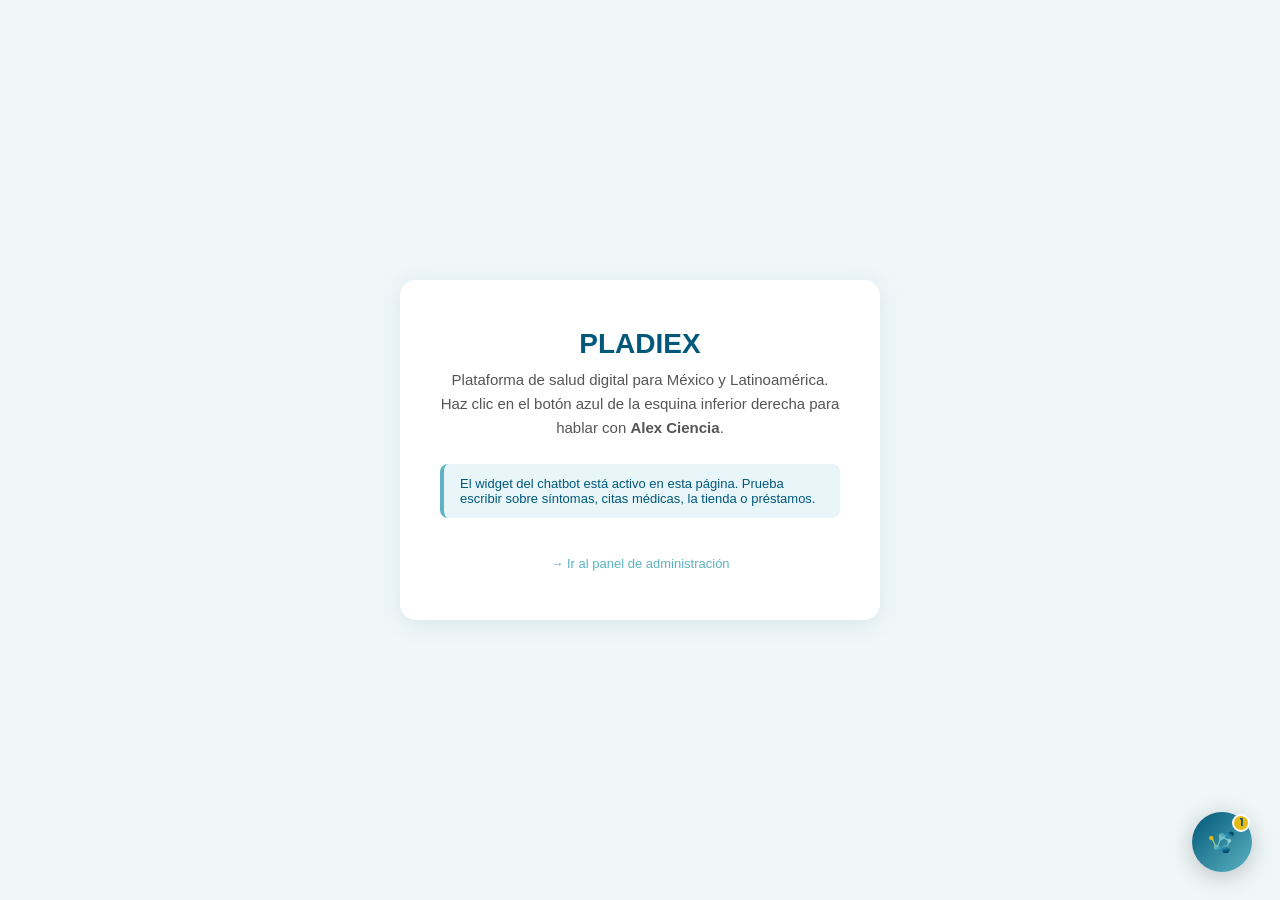
<file: index.html>
<!DOCTYPE html>
<html lang="es">

<head>
  <meta charset="UTF-8" />
  <meta name="viewport" content="width=device-width, initial-scale=1.0" />
  <title>PLADIEX — Demo Chatbot</title>
  <link rel="icon" type="image/png" href="favicon.png?v=2" />
  <style>
    * {
      margin: 0;
      padding: 0;
      box-sizing: border-box;
    }

    body {
      font-family: 'Segoe UI', sans-serif;
      background: #f0f7f9;
      min-height: 100vh;
      display: flex;
      align-items: center;
      justify-content: center;
    }

    .card {
      background: #fff;
      border-radius: 16px;
      padding: 48px 40px;
      text-align: center;
      box-shadow: 0 4px 24px rgba(1, 88, 122, 0.10);
      max-width: 480px;
      width: 90%;
    }

    .logo {
      color: #01587A;
      font-size: 28px;
      font-weight: 700;
      margin-bottom: 8px;
    }

    p {
      color: #555;
      font-size: 15px;
      line-height: 1.6;
      margin-bottom: 24px;
    }

    .hint {
      background: #e8f6f9;
      border-left: 4px solid #5CB3C1;
      border-radius: 8px;
      padding: 12px 16px;
      color: #01587A;
      font-size: 13px;
      text-align: left;
    }

    .admin-link {
      display: inline-block;
      margin-top: 20px;
      color: #5CB3C1;
      font-size: 13px;
      text-decoration: none;
    }

    .admin-link:hover {
      text-decoration: underline;
    }
  </style>
</head>

<body>
  <div class="card">
    <div class="logo">PLADIEX</div>
    <p>Plataforma de salud digital para México y Latinoamérica.<br>Haz clic en el botón azul de la esquina inferior
      derecha para hablar con <strong>Alex Ciencia</strong>.</p>
    <div class="hint">
      El widget del chatbot está activo en esta página. Prueba escribir sobre síntomas, citas médicas, la tienda o
      préstamos.
    </div>
    <br>
    <a href="/admin/" class="admin-link">→ Ir al panel de administración</a>
  </div>

  <script src="/chatbot/widget.js" data-api="/api/chat.php">
  </script>
</body>

</html>
</file>
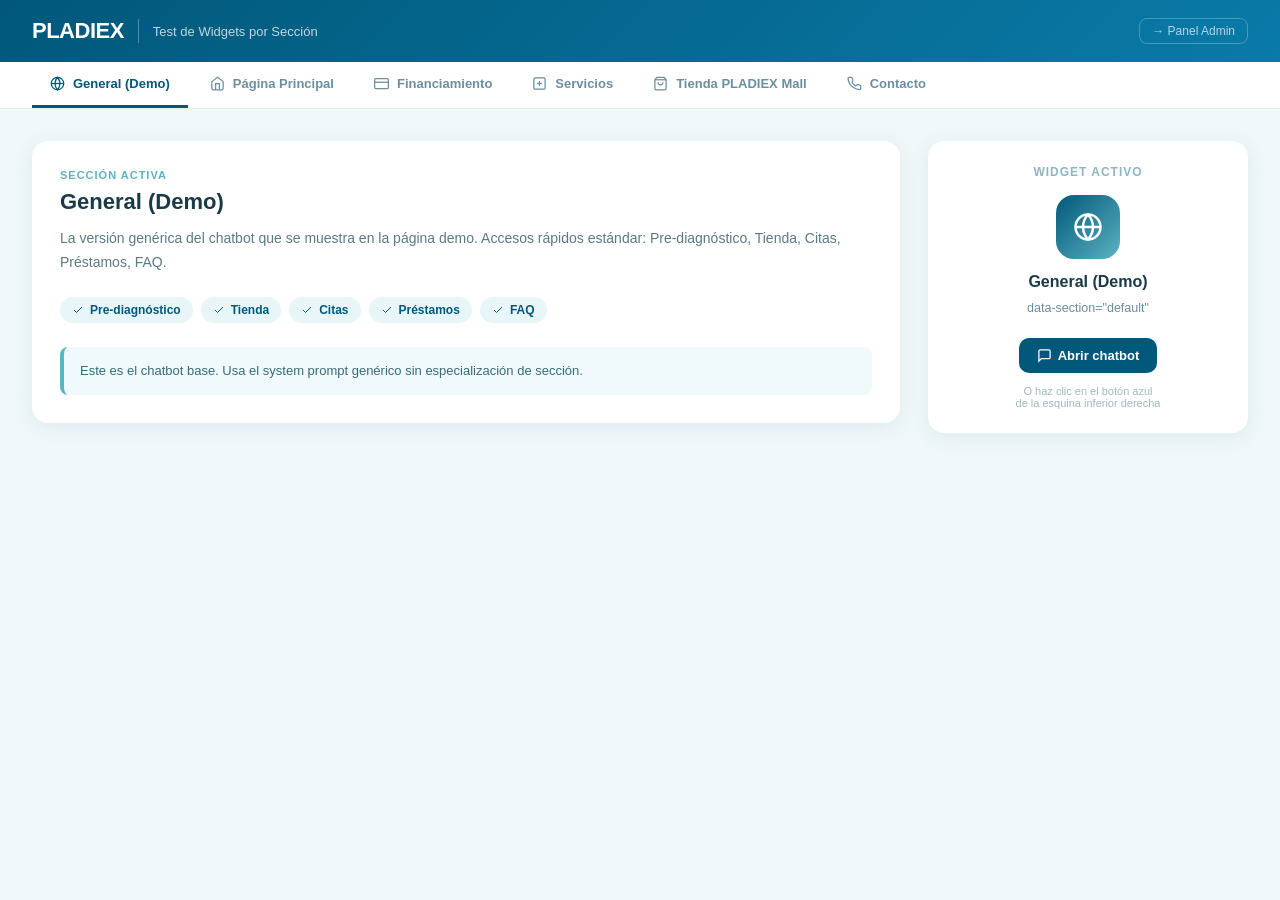
<file: test.html>
<!DOCTYPE html>
<html lang="es">
<head>
  <meta charset="UTF-8" />
  <meta name="viewport" content="width=device-width, initial-scale=1.0" />
  <title>PLADIEX — Test de Widgets</title>
  <link rel="icon" type="image/png" href="favicon.png?v=2" />
  <style>
    * { margin: 0; padding: 0; box-sizing: border-box; }

    body {
      font-family: 'Segoe UI', sans-serif;
      background: #f0f7f9;
      min-height: 100vh;
    }

    /* ── Header ── */
    .header {
      background: linear-gradient(135deg, #01587A 0%, #0a7aa8 100%);
      color: white;
      padding: 18px 32px;
      display: flex;
      align-items: center;
      justify-content: space-between;
      box-shadow: 0 2px 12px rgba(1,88,122,0.25);
    }
    .header-left { display: flex; align-items: center; gap: 14px; }
    .header-logo { font-size: 22px; font-weight: 700; letter-spacing: -0.5px; }
    .header-sep  { width: 1px; height: 24px; background: rgba(255,255,255,0.3); }
    .header-sub  { font-size: 13px; opacity: 0.75; }
    .header-link {
      font-size: 12px; color: rgba(255,255,255,0.7);
      text-decoration: none; border: 1px solid rgba(255,255,255,0.25);
      padding: 5px 12px; border-radius: 8px; transition: all 0.2s;
    }
    .header-link:hover { background: rgba(255,255,255,0.1); color: white; }

    /* ── Tabs ── */
    .tabs-bar {
      background: white;
      border-bottom: 1.5px solid #e0f0f3;
      padding: 0 32px;
      display: flex;
      gap: 4px;
      overflow-x: auto;
    }
    .tab {
      display: flex;
      align-items: center;
      gap: 8px;
      padding: 14px 18px;
      font-size: 13px;
      font-weight: 600;
      color: #6b8fa0;
      background: none;
      border: none;
      border-bottom: 3px solid transparent;
      cursor: pointer;
      white-space: nowrap;
      transition: all 0.18s;
    }
    .tab:hover   { color: #01587A; }
    .tab.active  { color: #01587A; border-bottom-color: #01587A; }
    .tab svg     { flex-shrink: 0; }

    /* ── Content ── */
    .page { padding: 32px; display: flex; gap: 28px; align-items: flex-start; }

    .info-card {
      background: white;
      border-radius: 16px;
      padding: 28px;
      box-shadow: 0 4px 20px rgba(1,88,122,0.08);
      flex: 1;
      min-width: 0;
    }
    .info-section-name {
      font-size: 11px; font-weight: 700; text-transform: uppercase;
      letter-spacing: 1px; color: #5CB3C1; margin-bottom: 8px;
    }
    .info-title {
      font-size: 22px; font-weight: 700; color: #1a3a47; margin-bottom: 12px;
    }
    .info-desc {
      font-size: 14px; line-height: 1.7; color: #5a7a87; margin-bottom: 22px;
    }
    .info-chips { display: flex; flex-wrap: wrap; gap: 8px; margin-bottom: 24px; }
    .info-chip {
      display: inline-flex; align-items: center; gap: 6px;
      padding: 6px 12px; border-radius: 20px;
      font-size: 12px; font-weight: 600;
      background: #e8f6f9; color: #01587A;
    }
    .info-chip svg { flex-shrink: 0; }

    .hint-box {
      background: #f0f9fb;
      border-left: 4px solid #5CB3C1;
      border-radius: 8px;
      padding: 14px 16px;
      font-size: 13px;
      color: #3a6a7a;
      line-height: 1.6;
    }
    .hint-box strong { color: #01587A; }

    .test-area {
      width: 320px;
      flex-shrink: 0;
      background: white;
      border-radius: 16px;
      padding: 24px;
      box-shadow: 0 4px 20px rgba(1,88,122,0.08);
      text-align: center;
    }
    .test-area-title {
      font-size: 12px; font-weight: 700; text-transform: uppercase;
      letter-spacing: 1px; color: #8fb5c0; margin-bottom: 16px;
    }
    .test-area-icon {
      width: 64px; height: 64px;
      background: linear-gradient(135deg, #01587A, #5CB3C1);
      border-radius: 18px;
      display: flex; align-items: center; justify-content: center;
      margin: 0 auto 14px;
    }
    .test-area-section { font-size: 16px; font-weight: 700; color: #1a3a47; margin-bottom: 8px; }
    .test-area-desc    { font-size: 12.5px; color: #6b8fa0; line-height: 1.5; margin-bottom: 20px; }
    .test-area-cta {
      display: inline-flex; align-items: center; gap: 6px;
      padding: 10px 18px; background: #01587A; color: white;
      border-radius: 10px; font-size: 13px; font-weight: 600; border: none; cursor: pointer;
      transition: background 0.2s;
    }
    .test-area-cta:hover { background: #0a7aa8; }
    .test-area-note { font-size: 11px; color: #a0b8c0; margin-top: 12px; }

    /* ── Estado de carga ── */
    .loading-overlay {
      position: fixed; inset: 0;
      background: rgba(240,247,249,0.8);
      display: flex; align-items: center; justify-content: center;
      z-index: 9998;
      opacity: 0; pointer-events: none;
      transition: opacity 0.2s;
    }
    .loading-overlay.visible { opacity: 1; pointer-events: all; }
    .loading-spinner {
      width: 40px; height: 40px;
      border: 3px solid #d1e9ee;
      border-top-color: #01587A;
      border-radius: 50%;
      animation: spin 0.7s linear infinite;
    }
    @keyframes spin { to { transform: rotate(360deg); } }
  </style>
</head>

<body>

  <!-- ── Header ── -->
  <header class="header">
    <div class="header-left">
      <span class="header-logo">PLADIEX</span>
      <span class="header-sep"></span>
      <span class="header-sub">Test de Widgets por Sección</span>
    </div>
    <a href="/admin/" class="header-link">→ Panel Admin</a>
  </header>

  <!-- ── Tabs ── -->
  <nav class="tabs-bar" id="tabs-bar"></nav>

  <!-- ── Contenido ── -->
  <div class="page" id="page-content"></div>

  <!-- ── Spinner ── -->
  <div class="loading-overlay" id="loading-overlay">
    <div class="loading-spinner"></div>
  </div>

  <script>
    const API_BASE = 'https://chat-pladi.vercel.app';

    // ── Definición de secciones ──────────────────────────────────────────────
    const SECTIONS = [
      {
        id:    'default',
        name:  'General (Demo)',
        desc:  'La versión genérica del chatbot que se muestra en la página demo. Accesos rápidos estándar: Pre-diagnóstico, Tienda, Citas, Préstamos, FAQ.',
        chips: ['Pre-diagnóstico', 'Tienda', 'Citas', 'Préstamos', 'FAQ'],
        hint:  'Este es el chatbot base. Usa el system prompt genérico sin especialización de sección.',
        icon:  '<circle cx="12" cy="12" r="10"/><line x1="2" y1="12" x2="22" y2="12"/><path d="M12 2a15.3 15.3 0 0 1 4 10 15.3 15.3 0 0 1-4 10 15.3 15.3 0 0 1-4-10 15.3 15.3 0 0 1 4-10z"/>',
      },
      {
        id:    'home',
        name:  'Página Principal',
        desc:  'Alex conoce el ecosistema PLADIEX completo y guía al usuario hacia la sección correcta según su necesidad.',
        chips: ['¿Qué es PLADIEX?', 'Financiamiento', 'Tienda', 'Citas', 'Pre-diagnóstico'],
        hint:  '<strong>Prueba preguntar:</strong> "¿Qué es PLADIEX?", "¿Cuántos médicos tienen?", "¿Cómo me registro?"',
        icon:  '<path d="M3 9l9-7 9 7v11a2 2 0 0 1-2 2H5a2 2 0 0 1-2-2z"/><polyline points="9 22 9 12 15 12 15 22"/>',
      },
      {
        id:    'financiamiento',
        name:  'Financiamiento',
        desc:  'Experto en crédito médico: segmentos A/B/C/D, tasas de interés, plazos, montos y proceso de solicitud.',
        chips: ['Simular pago', 'Solicitar crédito', 'Requisitos', 'Plazos y tasas', 'Elegir médico'],
        hint:  '<strong>Prueba preguntar:</strong> "¿Cuáles son las tasas?", "Quiero un crédito de $80,000", "¿Cuánto pago al mes?"',
        icon:  '<rect x="1" y="4" width="22" height="16" rx="2" ry="2"/><line x1="1" y1="10" x2="23" y2="10"/>',
      },
      {
        id:    'servicios',
        name:  'Servicios',
        desc:  'Experto en la propuesta de valor para cada tipo de usuario: pacientes, médicos, asociaciones y universidades.',
        chips: ['Soy paciente', 'Soy médico', 'Asociación', 'Universidad', 'Registrarme'],
        hint:  '<strong>Prueba preguntar:</strong> "¿Qué tiene PLADIEX para médicos?", "¿Cómo obtengo mi expediente digital?"',
        icon:  '<rect x="3" y="3" width="18" height="18" rx="2"/><line x1="12" y1="8" x2="12" y2="16"/><line x1="8" y1="12" x2="16" y2="12"/>',
      },
      {
        id:    'tienda',
        name:  'Tienda PLADIEX Mall',
        desc:  'Experto en el marketplace médico: categorías de productos, qué hay disponible y cómo financiar una compra.',
        chips: ['Equipos diagnósticos', 'Instrumental', 'Tecnología', 'Ropa médica', 'Financiar compra'],
        hint:  '<strong>Prueba preguntar:</strong> "¿Tienen estetoscopios?", "¿Qué software médico venden?", "¿Puedo pagar a meses?"',
        icon:  '<path d="M6 2L3 6v14a2 2 0 0 0 2 2h14a2 2 0 0 0 2-2V6l-3-4z"/><line x1="3" y1="6" x2="21" y2="6"/><path d="M16 10a4 4 0 0 1-8 0"/>',
      },
      {
        id:    'contacto',
        name:  'Contacto',
        desc:  'Experto en canales de atención: WhatsApp, email, teléfono, horarios y cómo agendar una reunión.',
        chips: ['WhatsApp', 'Horarios', 'Agendar reunión', 'Email', 'FAQ'],
        hint:  '<strong>Prueba preguntar:</strong> "¿Cuál es su WhatsApp?", "¿En qué horario atienden?", "Quiero hablar con alguien"',
        icon:  '<path d="M22 16.92v3a2 2 0 0 1-2.18 2 19.79 19.79 0 0 1-8.63-3.07A19.5 19.5 0 0 1 4.69 13a19.79 19.79 0 0 1-3.07-8.67A2 2 0 0 1 3.6 2.34h3a2 2 0 0 1 2 1.72c.127.96.361 1.903.7 2.81a2 2 0 0 1-.45 2.11L7.91 9.91a16 16 0 0 0 6.07 6.07l1.63-1.63a2 2 0 0 1 2.11-.45c.907.339 1.85.573 2.81.7A2 2 0 0 1 22 16.92z"/>',
      },
    ];

    let currentSection = null;

    // ── Renderizar tabs ──────────────────────────────────────────────────────
    function renderTabs() {
      const bar = document.getElementById('tabs-bar');
      bar.innerHTML = SECTIONS.map(s => `
        <button class="tab ${s.id === 'default' ? 'active' : ''}" data-id="${s.id}">
          <svg viewBox="0 0 24 24" fill="none" stroke="currentColor" stroke-width="2" width="15" height="15">${s.icon}</svg>
          ${s.name}
        </button>
      `).join('');

      bar.querySelectorAll('.tab').forEach(btn => {
        btn.addEventListener('click', () => loadSection(btn.dataset.id));
      });
    }

    // ── Renderizar contenido ─────────────────────────────────────────────────
    function renderContent(sec) {
      document.getElementById('page-content').innerHTML = `
        <div class="info-card">
          <div class="info-section-name">Sección activa</div>
          <div class="info-title">${sec.name}</div>
          <div class="info-desc">${sec.desc}</div>
          <div class="info-chips">
            ${sec.chips.map(c => `
              <span class="info-chip">
                <svg viewBox="0 0 24 24" fill="none" stroke="currentColor" stroke-width="2" width="12" height="12">
                  <polyline points="20 6 9 17 4 12"/>
                </svg>
                ${c}
              </span>
            `).join('')}
          </div>
          <div class="hint-box">${sec.hint}</div>
        </div>

        <div class="test-area">
          <div class="test-area-title">Widget activo</div>
          <div class="test-area-icon">
            <svg viewBox="0 0 24 24" fill="none" stroke="white" stroke-width="2" width="30" height="30">${sec.icon}</svg>
          </div>
          <div class="test-area-section">${sec.name}</div>
          <div class="test-area-desc">data-section="${sec.id}"</div>
          <button class="test-area-cta" onclick="openWidget()">
            <svg viewBox="0 0 24 24" fill="none" stroke="currentColor" stroke-width="2" width="15" height="15">
              <path d="M21 15a2 2 0 0 1-2 2H7l-4 4V5a2 2 0 0 1 2-2h14a2 2 0 0 1 2 2z"/>
            </svg>
            Abrir chatbot
          </button>
          <div class="test-area-note">O haz clic en el botón azul<br>de la esquina inferior derecha</div>
        </div>
      `;
    }

    // ── Cargar sección ───────────────────────────────────────────────────────
    function loadSection(sectionId) {
      if (currentSection === sectionId) return;
      currentSection = sectionId;

      // Marcar tab activo
      document.querySelectorAll('.tab').forEach(t => {
        t.classList.toggle('active', t.dataset.id === sectionId);
      });

      // Mostrar spinner brevemente
      const overlay = document.getElementById('loading-overlay');
      overlay.classList.add('visible');

      // Limpiar widget anterior
      document.getElementById('plx-chat-btn')?.remove();
      document.getElementById('plx-chat-panel')?.remove();
      document.getElementById('plx-widget-script')?.remove();

      // Actualizar contenido
      const sec = SECTIONS.find(s => s.id === sectionId);
      renderContent(sec);

      // Insertar nuevo widget
      setTimeout(() => {
        const script = document.createElement('script');
        script.id            = 'plx-widget-script';
        script.src           = `${API_BASE}/chatbot/widget.js`;
        script.dataset.api   = `${API_BASE}/api/chat.php`;
        script.dataset.section = sectionId;
        document.body.appendChild(script);

        overlay.classList.remove('visible');
      }, 250);
    }

    // ── Abrir el widget programáticamente ───────────────────────────────────
    function openWidget() {
      document.getElementById('plx-chat-btn')?.click();
    }

    // ── Init ─────────────────────────────────────────────────────────────────
    renderTabs();
    loadSection('default');
  </script>

</body>
</html>
</file>
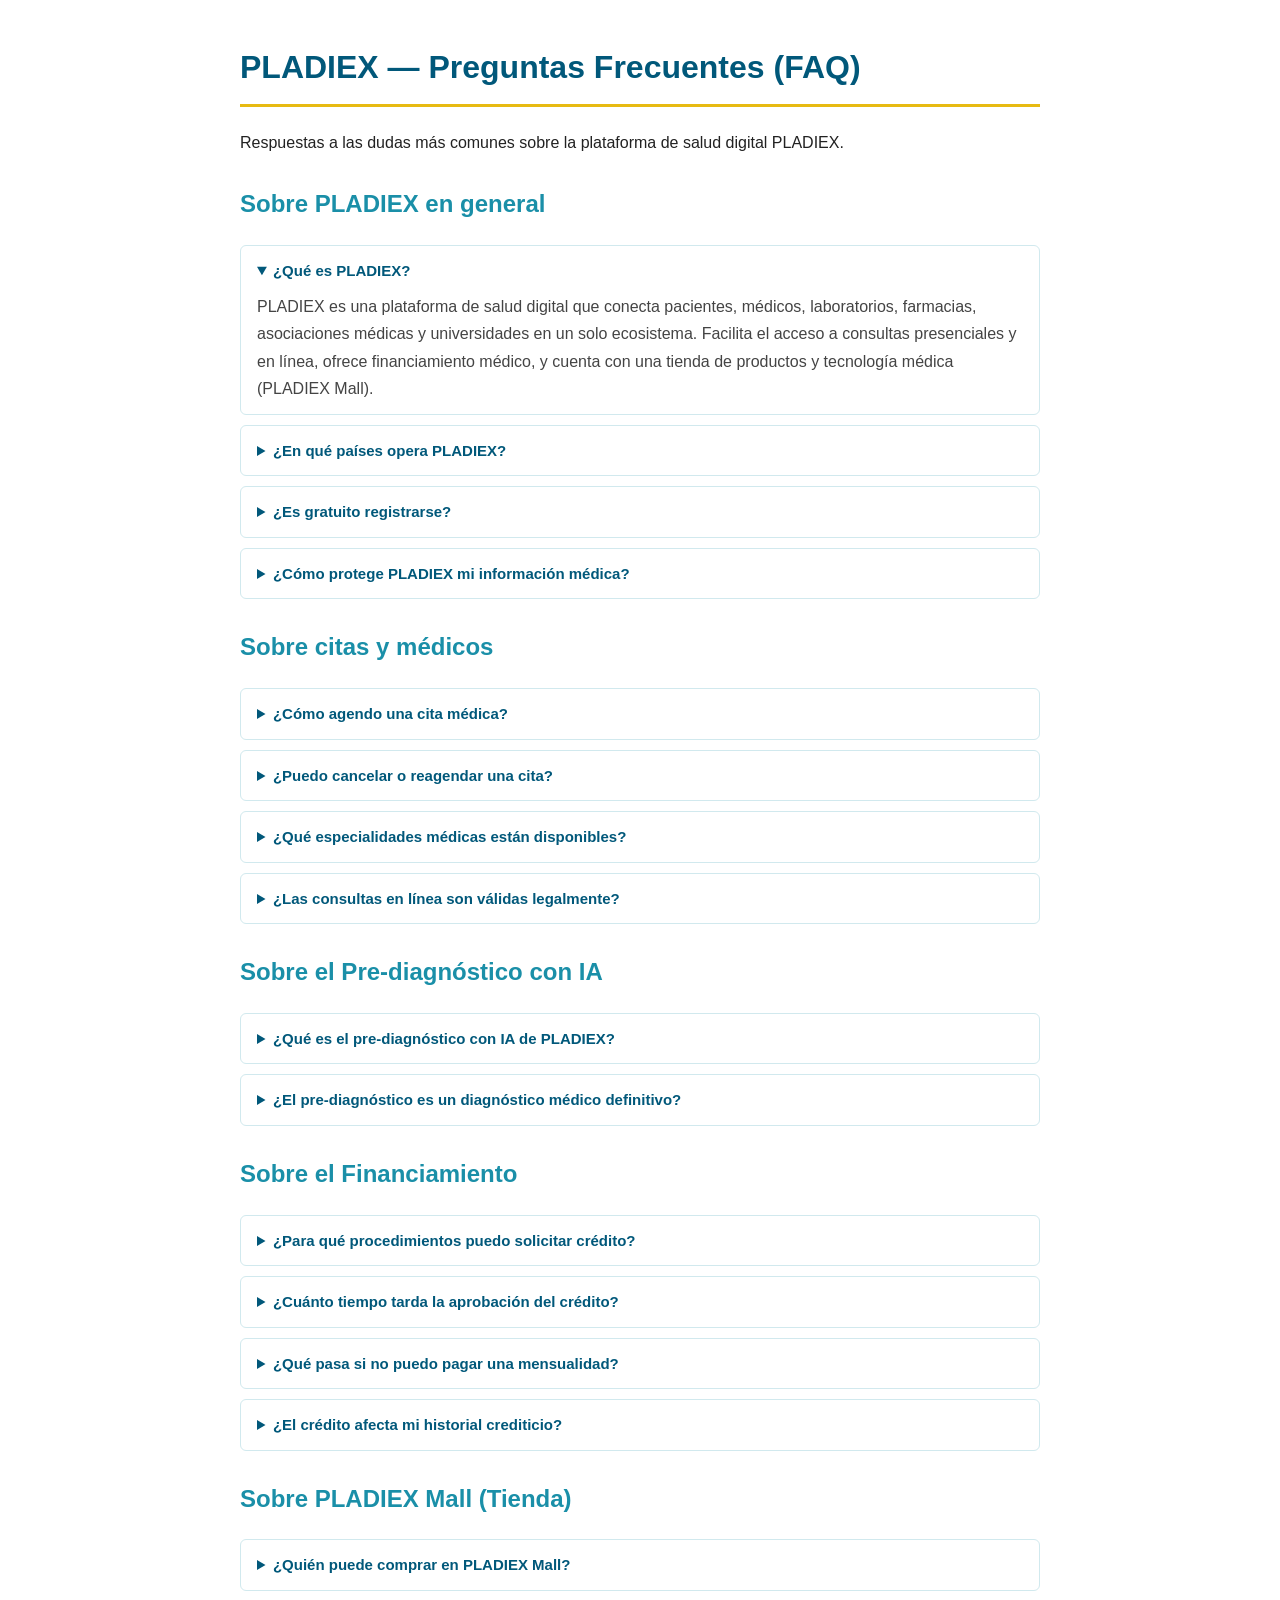
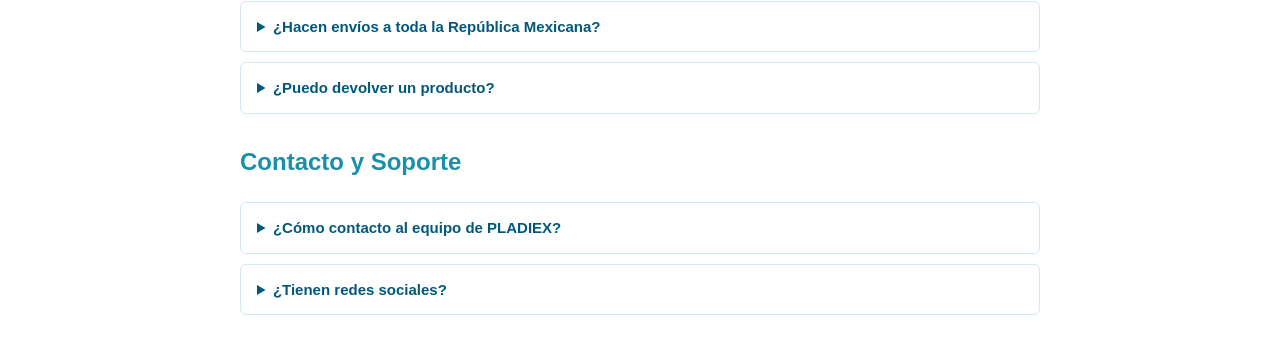
<file: docs/test-pdfs/faq-general.html>
<!DOCTYPE html>
<html lang="es">
<head>
  <meta charset="UTF-8">
  <title>PLADIEX — Preguntas Frecuentes</title>
  <style>
    body { font-family: Arial, sans-serif; max-width: 800px; margin: 40px auto; color: #222; line-height: 1.7; }
    h1 { color: #01587A; border-bottom: 3px solid #E7BA11; padding-bottom: 10px; }
    h2 { color: #1a8fa8; margin-top: 28px; }
    details { border: 1px solid #d1e9ee; border-radius: 6px; padding: 12px 16px; margin: 10px 0; }
    summary { cursor: pointer; font-weight: 600; color: #01587A; font-size: 15px; }
    summary:hover { color: #1a8fa8; }
    details p { margin: 10px 0 0; color: #444; }
    .section-label { display:inline-block; background:#f0f9fa; border:1px solid #5CB3C1; border-radius:12px; padding:2px 10px; font-size:12px; color:#01587A; margin-bottom: 8px; }
    @media print { body { margin: 20px; } details { page-break-inside: avoid; } }
  </style>
</head>
<body>

<h1>PLADIEX — Preguntas Frecuentes (FAQ)</h1>
<p>Respuestas a las dudas más comunes sobre la plataforma de salud digital PLADIEX.</p>

<h2>Sobre PLADIEX en general</h2>

<details open>
  <summary>¿Qué es PLADIEX?</summary>
  <p>PLADIEX es una plataforma de salud digital que conecta pacientes, médicos, laboratorios, farmacias, asociaciones médicas y universidades en un solo ecosistema. Facilita el acceso a consultas presenciales y en línea, ofrece financiamiento médico, y cuenta con una tienda de productos y tecnología médica (PLADIEX Mall).</p>
</details>

<details>
  <summary>¿En qué países opera PLADIEX?</summary>
  <p>PLADIEX opera principalmente en México y tiene presencia en expansión en Latinoamérica, con foco inicial en Colombia, Chile y Argentina. La plataforma está disponible en español y todos los servicios están adaptados a la regulación de salud local.</p>
</details>

<details>
  <summary>¿Es gratuito registrarse?</summary>
  <p>Sí. El registro en PLADIEX es completamente gratuito tanto para pacientes como para médicos. Algunos servicios avanzados tienen costo, como el software HCE premium o la telemedicina con mayor almacenamiento, pero el acceso básico no tiene costo.</p>
</details>

<details>
  <summary>¿Cómo protege PLADIEX mi información médica?</summary>
  <p>PLADIEX cumple con la Ley Federal de Protección de Datos Personales en Posesión de los Particulares (LFPDPPP) de México. Toda la información médica está cifrada con TLS 1.3 en tránsito y AES-256 en reposo. El acceso a expedientes solo lo tienen el paciente y los médicos autorizados explícitamente.</p>
</details>

<h2>Sobre citas y médicos</h2>

<details>
  <summary>¿Cómo agendo una cita médica?</summary>
  <p>Ingresa a pladiex.com/sistema/index.html, busca al médico por especialidad o nombre, selecciona la fecha y hora disponible, y confirma. Recibirás un recordatorio por WhatsApp y email 24 horas antes de tu cita.</p>
</details>

<details>
  <summary>¿Puedo cancelar o reagendar una cita?</summary>
  <p>Sí. Puedes cancelar o reagendar una cita hasta 4 horas antes de la consulta sin penalización. Las cancelaciones tardías pueden estar sujetas a la política del médico. Para cancelar, ve a "Mis citas" en tu perfil o escríbenos por WhatsApp.</p>
</details>

<details>
  <summary>¿Qué especialidades médicas están disponibles?</summary>
  <p>PLADIEX cuenta con médicos en más de 15 especialidades: Medicina General, Cardiología, Dermatología, Ginecología, Pediatría, Neurología, Ortopedia, Psicología, Nutriología, Oftalmología, Odontología, Endocrinología, Traumatología, Urología y Medicina del Deporte.</p>
</details>

<details>
  <summary>¿Las consultas en línea son válidas legalmente?</summary>
  <p>En México, la telemedicina está reconocida en la NOM-004-SSA3-2012 (expediente clínico) y en las reformas del 2020 para atención médica a distancia. Las recetas emitidas en PLADIEX incluyen firma electrónica del médico y cédula profesional verificada.</p>
</details>

<h2>Sobre el Pre-diagnóstico con IA</h2>

<details>
  <summary>¿Qué es el pre-diagnóstico con IA de PLADIEX?</summary>
  <p>Es una herramienta que te ayuda a entender qué tipo de especialista necesitas según los síntomas que describes. NO reemplaza la evaluación médica. Es un primer filtro orientativo para que llegues mejor preparado a tu consulta.</p>
</details>

<details>
  <summary>¿El pre-diagnóstico es un diagnóstico médico definitivo?</summary>
  <p>No. El pre-diagnóstico de PLADIEX es una herramienta de orientación preliminar. Siempre debes consultar a un médico certificado para obtener un diagnóstico definitivo y tratamiento adecuado. PLADIEX nunca sustituye la evaluación profesional.</p>
</details>

<h2>Sobre el Financiamiento</h2>

<details>
  <summary>¿Para qué procedimientos puedo solicitar crédito?</summary>
  <p>Para cualquier procedimiento médico: cirugías electivas, tratamientos oncológicos, estudios de diagnóstico costosos, ortodoncia, fertilidad, oftalmología, rehabilitación, y más. El requisito es que el médico esté registrado en la red PLADIEX.</p>
</details>

<details>
  <summary>¿Cuánto tiempo tarda la aprobación del crédito?</summary>
  <p>PLADIEX evalúa las solicitudes en menos de 48 horas hábiles. Una vez aprobado, el pago al médico se realiza en menos de 24 horas adicionales.</p>
</details>

<details>
  <summary>¿Qué pasa si no puedo pagar una mensualidad?</summary>
  <p>Si tienes dificultades para pagar, comunícate con nuestro equipo de atención al cliente ANTES de que venza la mensualidad. PLADIEX ofrece planes de reestructura y períodos de gracia de hasta 30 días en casos justificados.</p>
</details>

<details>
  <summary>¿El crédito afecta mi historial crediticio?</summary>
  <p>Sí. PLADIEX reporta los créditos al Buró de Crédito. Los pagos puntuales mejoran tu historial crediticio; los atrasos pueden afectarlo negativamente. Te recomendamos simular el pago mensual antes de solicitar para asegurarte de que es sostenible.</p>
</details>

<h2>Sobre PLADIEX Mall (Tienda)</h2>

<details>
  <summary>¿Quién puede comprar en PLADIEX Mall?</summary>
  <p>Cualquier profesional de la salud registrado en PLADIEX puede comprar en el Mall. Algunos productos requieren cédula profesional o comprobante de institución médica para ser adquiridos.</p>
</details>

<details>
  <summary>¿Hacen envíos a toda la República Mexicana?</summary>
  <p>Sí. Realizamos envíos a los 32 estados de la República. El costo y tiempo de entrega varía según la ubicación. Envío gratis en compras mayores a $2,500 MXN. El tiempo estimado es de 3 a 7 días hábiles.</p>
</details>

<details>
  <summary>¿Puedo devolver un producto?</summary>
  <p>Sí. Tienes 30 días naturales para solicitar cambio o devolución en productos sin uso y en su empaque original. Productos médicos de uso único o consumibles no tienen devolución por razones sanitarias.</p>
</details>

<h2>Contacto y Soporte</h2>

<details>
  <summary>¿Cómo contacto al equipo de PLADIEX?</summary>
  <p>
    📧 Email: hola@pladiex.mx<br>
    📱 WhatsApp: +52 56 3231 1545<br>
    🌐 Formulario en: pladiex.com/contacto<br>
    🕐 Soporte digital 24/7. Atención personalizada lunes a viernes de 8:00 a 20:00 hrs.
  </p>
</details>

<details>
  <summary>¿Tienen redes sociales?</summary>
  <p>Sí. Encuentranos en Facebook, Instagram, LinkedIn y Twitter/X como @PLADIEX. Publicamos contenido de salud, casos de éxito, nuevos servicios y promociones de la tienda.</p>
</details>

</body>
</html>
</file>
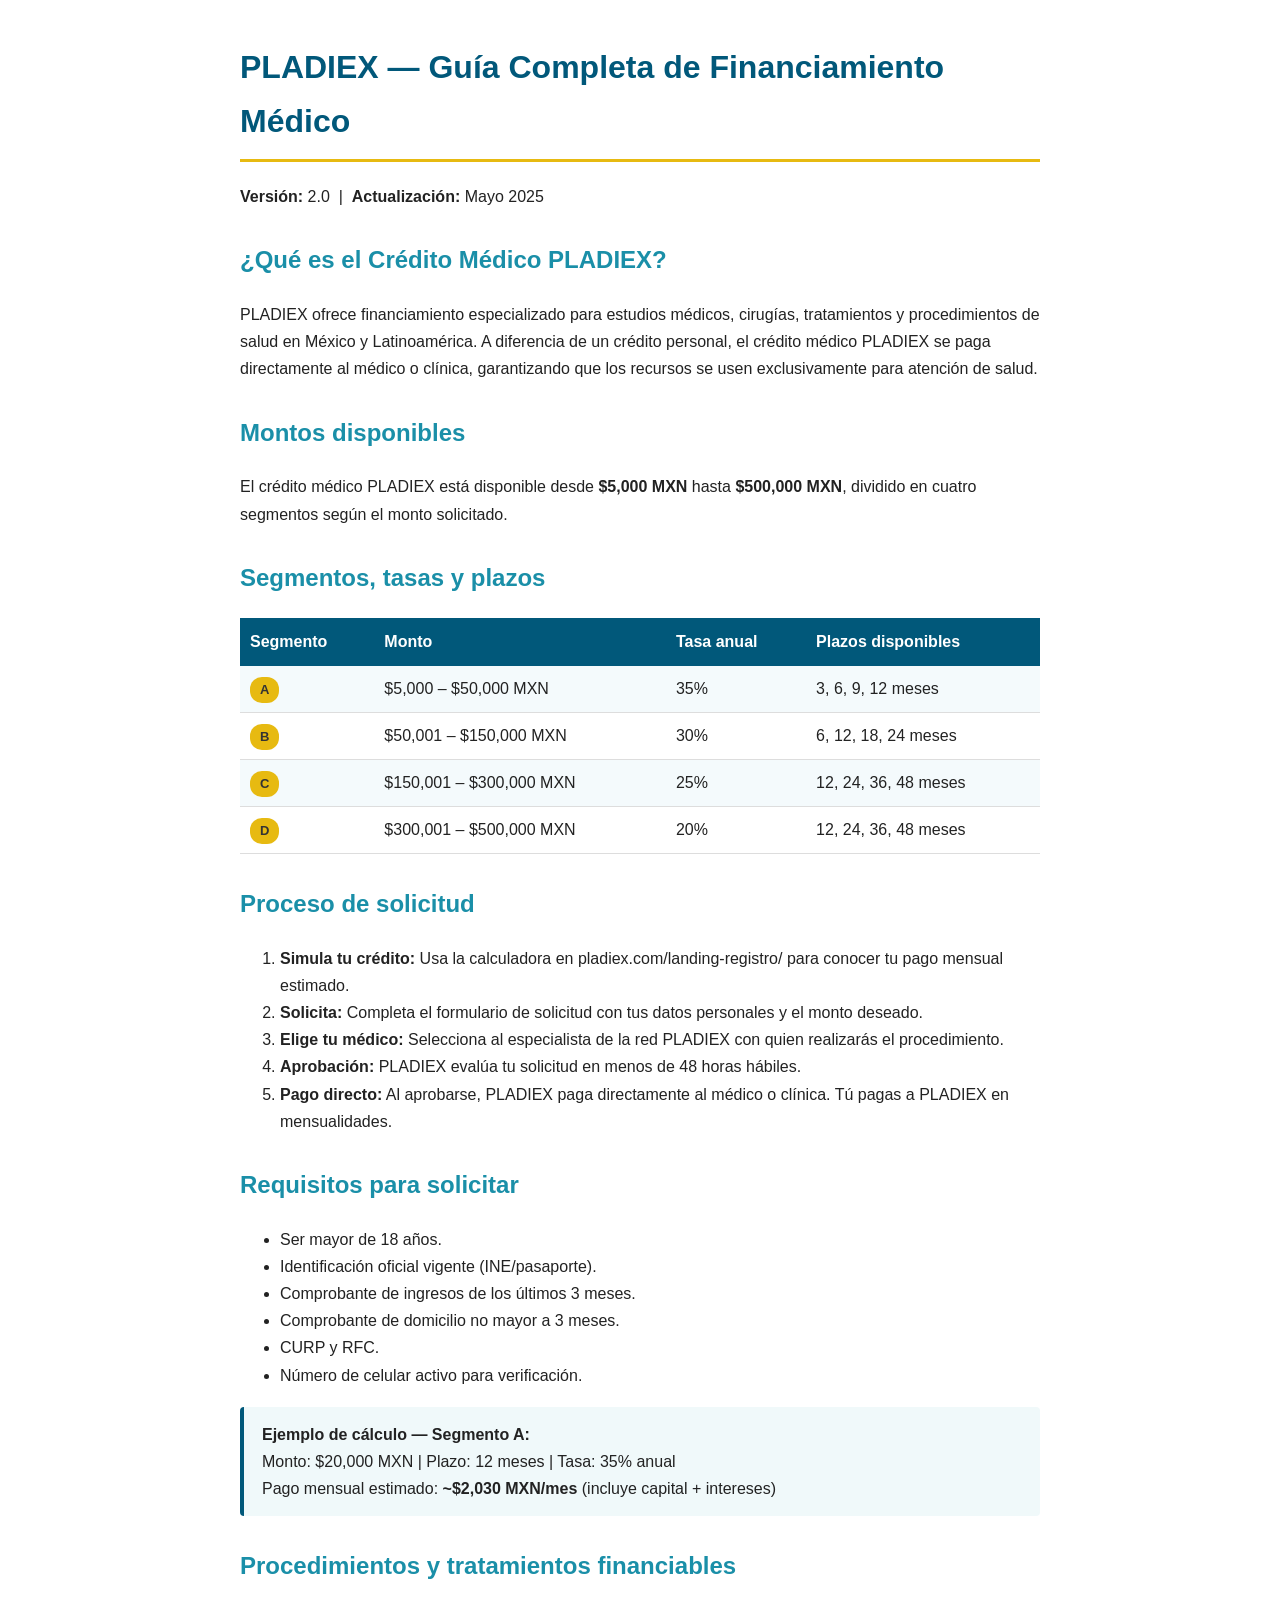
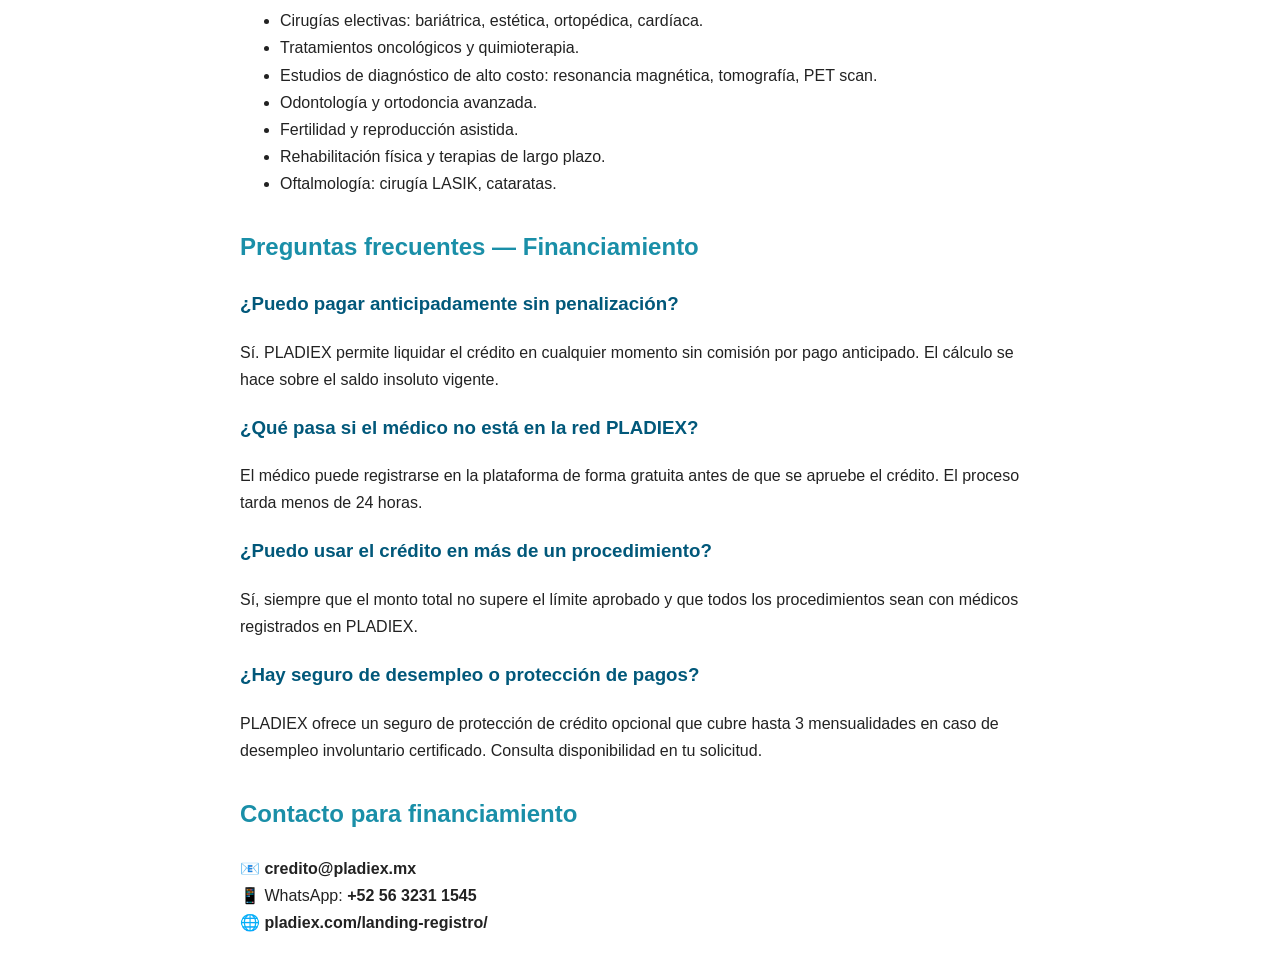
<file: docs/test-pdfs/financiamiento-guia.html>
<!DOCTYPE html>
<html lang="es">
<head>
  <meta charset="UTF-8">
  <title>PLADIEX — Guía de Financiamiento Médico</title>
  <style>
    body { font-family: Arial, sans-serif; max-width: 800px; margin: 40px auto; color: #222; line-height: 1.7; }
    h1 { color: #01587A; border-bottom: 3px solid #E7BA11; padding-bottom: 10px; }
    h2 { color: #1a8fa8; margin-top: 30px; }
    h3 { color: #01587A; }
    table { width: 100%; border-collapse: collapse; margin: 16px 0; }
    th { background: #01587A; color: white; padding: 10px; text-align: left; }
    td { padding: 9px 10px; border-bottom: 1px solid #ddd; }
    tr:nth-child(even) td { background: #f4fafc; }
    .badge { display:inline-block; background:#E7BA11; color:#333; padding:2px 10px; border-radius:12px; font-weight:bold; font-size:13px; }
    .box { background: #f0f9fa; border-left: 4px solid #01587A; padding: 14px 18px; margin: 18px 0; border-radius: 4px; }
    @media print { body { margin: 20px; } }
  </style>
</head>
<body>

<h1>PLADIEX — Guía Completa de Financiamiento Médico</h1>
<p><strong>Versión:</strong> 2.0 &nbsp;|&nbsp; <strong>Actualización:</strong> Mayo 2025</p>

<h2>¿Qué es el Crédito Médico PLADIEX?</h2>
<p>PLADIEX ofrece financiamiento especializado para estudios médicos, cirugías, tratamientos y procedimientos de salud en México y Latinoamérica. A diferencia de un crédito personal, el crédito médico PLADIEX se paga directamente al médico o clínica, garantizando que los recursos se usen exclusivamente para atención de salud.</p>

<h2>Montos disponibles</h2>
<p>El crédito médico PLADIEX está disponible desde <strong>$5,000 MXN</strong> hasta <strong>$500,000 MXN</strong>, dividido en cuatro segmentos según el monto solicitado.</p>

<h2>Segmentos, tasas y plazos</h2>
<table>
  <tr>
    <th>Segmento</th>
    <th>Monto</th>
    <th>Tasa anual</th>
    <th>Plazos disponibles</th>
  </tr>
  <tr>
    <td><span class="badge">A</span></td>
    <td>$5,000 – $50,000 MXN</td>
    <td>35%</td>
    <td>3, 6, 9, 12 meses</td>
  </tr>
  <tr>
    <td><span class="badge">B</span></td>
    <td>$50,001 – $150,000 MXN</td>
    <td>30%</td>
    <td>6, 12, 18, 24 meses</td>
  </tr>
  <tr>
    <td><span class="badge">C</span></td>
    <td>$150,001 – $300,000 MXN</td>
    <td>25%</td>
    <td>12, 24, 36, 48 meses</td>
  </tr>
  <tr>
    <td><span class="badge">D</span></td>
    <td>$300,001 – $500,000 MXN</td>
    <td>20%</td>
    <td>12, 24, 36, 48 meses</td>
  </tr>
</table>

<h2>Proceso de solicitud</h2>
<ol>
  <li><strong>Simula tu crédito:</strong> Usa la calculadora en pladiex.com/landing-registro/ para conocer tu pago mensual estimado.</li>
  <li><strong>Solicita:</strong> Completa el formulario de solicitud con tus datos personales y el monto deseado.</li>
  <li><strong>Elige tu médico:</strong> Selecciona al especialista de la red PLADIEX con quien realizarás el procedimiento.</li>
  <li><strong>Aprobación:</strong> PLADIEX evalúa tu solicitud en menos de 48 horas hábiles.</li>
  <li><strong>Pago directo:</strong> Al aprobarse, PLADIEX paga directamente al médico o clínica. Tú pagas a PLADIEX en mensualidades.</li>
</ol>

<h2>Requisitos para solicitar</h2>
<ul>
  <li>Ser mayor de 18 años.</li>
  <li>Identificación oficial vigente (INE/pasaporte).</li>
  <li>Comprobante de ingresos de los últimos 3 meses.</li>
  <li>Comprobante de domicilio no mayor a 3 meses.</li>
  <li>CURP y RFC.</li>
  <li>Número de celular activo para verificación.</li>
</ul>

<div class="box">
  <strong>Ejemplo de cálculo — Segmento A:</strong><br>
  Monto: $20,000 MXN | Plazo: 12 meses | Tasa: 35% anual<br>
  Pago mensual estimado: <strong>~$2,030 MXN/mes</strong> (incluye capital + intereses)
</div>

<h2>Procedimientos y tratamientos financiables</h2>
<ul>
  <li>Cirugías electivas: bariátrica, estética, ortopédica, cardíaca.</li>
  <li>Tratamientos oncológicos y quimioterapia.</li>
  <li>Estudios de diagnóstico de alto costo: resonancia magnética, tomografía, PET scan.</li>
  <li>Odontología y ortodoncia avanzada.</li>
  <li>Fertilidad y reproducción asistida.</li>
  <li>Rehabilitación física y terapias de largo plazo.</li>
  <li>Oftalmología: cirugía LASIK, cataratas.</li>
</ul>

<h2>Preguntas frecuentes — Financiamiento</h2>

<h3>¿Puedo pagar anticipadamente sin penalización?</h3>
<p>Sí. PLADIEX permite liquidar el crédito en cualquier momento sin comisión por pago anticipado. El cálculo se hace sobre el saldo insoluto vigente.</p>

<h3>¿Qué pasa si el médico no está en la red PLADIEX?</h3>
<p>El médico puede registrarse en la plataforma de forma gratuita antes de que se apruebe el crédito. El proceso tarda menos de 24 horas.</p>

<h3>¿Puedo usar el crédito en más de un procedimiento?</h3>
<p>Sí, siempre que el monto total no supere el límite aprobado y que todos los procedimientos sean con médicos registrados en PLADIEX.</p>

<h3>¿Hay seguro de desempleo o protección de pagos?</h3>
<p>PLADIEX ofrece un seguro de protección de crédito opcional que cubre hasta 3 mensualidades en caso de desempleo involuntario certificado. Consulta disponibilidad en tu solicitud.</p>

<h2>Contacto para financiamiento</h2>
<p>
  📧 <strong>credito@pladiex.mx</strong><br>
  📱 WhatsApp: <strong>+52 56 3231 1545</strong><br>
  🌐 <strong>pladiex.com/landing-registro/</strong>
</p>

</body>
</html>
</file>
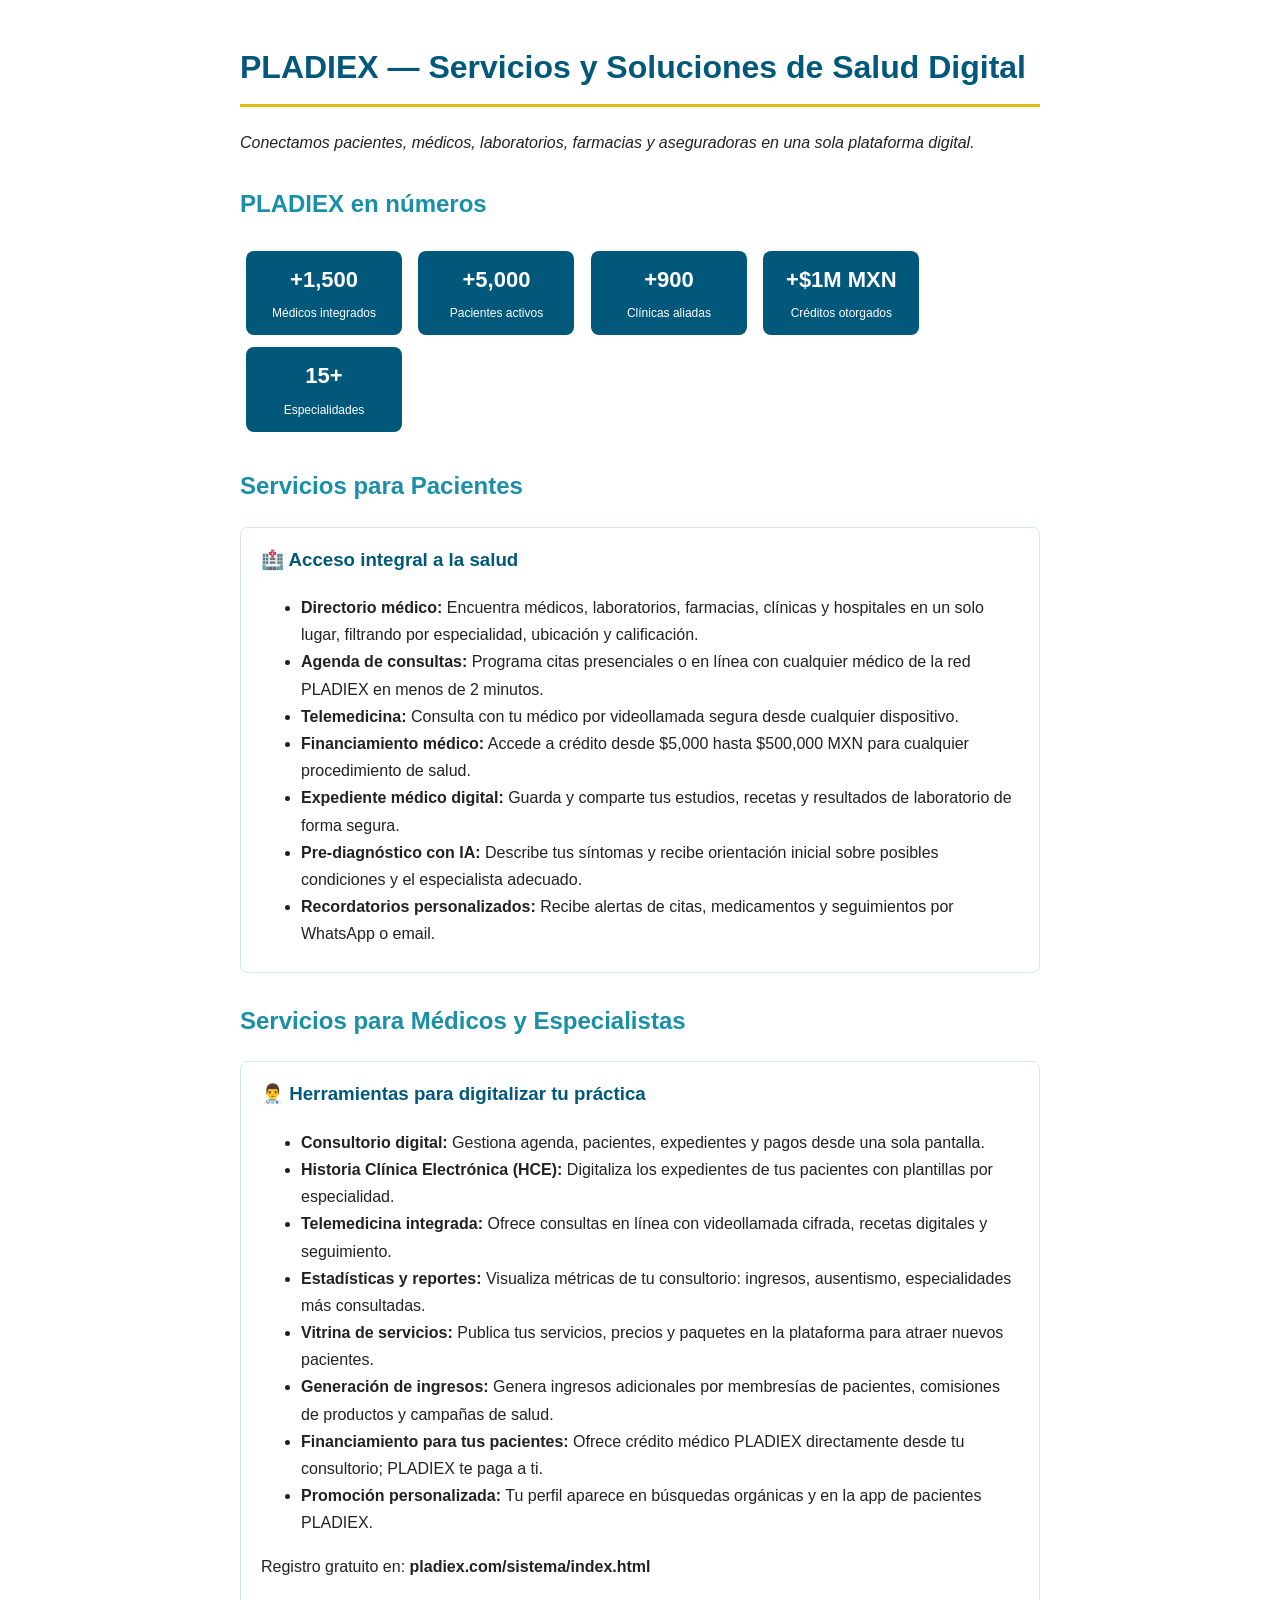
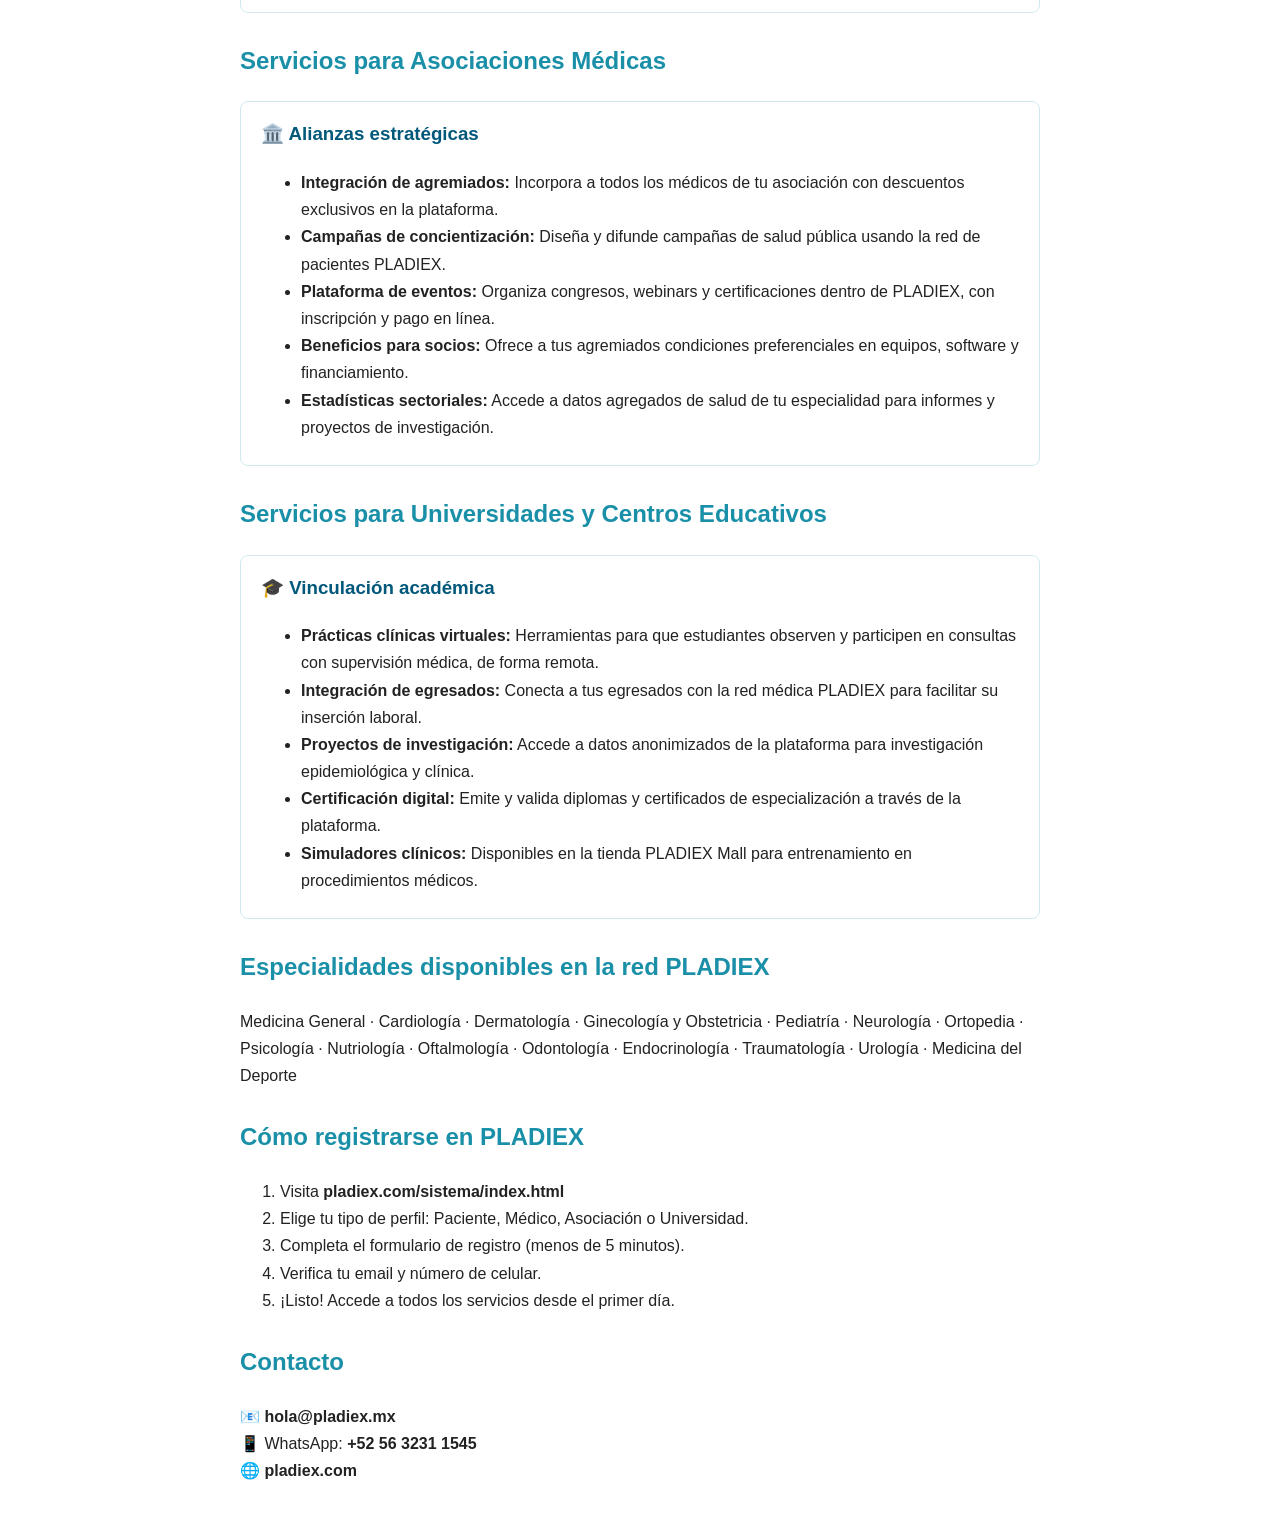
<file: docs/test-pdfs/servicios-pladiex.html>
<!DOCTYPE html>
<html lang="es">
<head>
  <meta charset="UTF-8">
  <title>PLADIEX — Servicios y Soluciones</title>
  <style>
    body { font-family: Arial, sans-serif; max-width: 800px; margin: 40px auto; color: #222; line-height: 1.7; }
    h1 { color: #01587A; border-bottom: 3px solid #E7BA11; padding-bottom: 10px; }
    h2 { color: #1a8fa8; margin-top: 28px; }
    h3 { color: #01587A; margin-top: 18px; }
    .card { border: 1px solid #d1e9ee; border-radius: 8px; padding: 16px 20px; margin: 16px 0; }
    .card h3 { margin-top: 0; }
    ul { margin: 8px 0; }
    .stat { display: inline-block; background: #01587A; color: white; border-radius: 8px; padding: 10px 18px; margin: 6px; text-align: center; min-width: 120px; }
    .stat strong { display: block; font-size: 22px; }
    .stat span { font-size: 12px; }
    @media print { body { margin: 20px; } }
  </style>
</head>
<body>

<h1>PLADIEX — Servicios y Soluciones de Salud Digital</h1>
<p><em>Conectamos pacientes, médicos, laboratorios, farmacias y aseguradoras en una sola plataforma digital.</em></p>

<h2>PLADIEX en números</h2>
<div style="margin:16px 0;">
  <div class="stat"><strong>+1,500</strong><span>Médicos integrados</span></div>
  <div class="stat"><strong>+5,000</strong><span>Pacientes activos</span></div>
  <div class="stat"><strong>+900</strong><span>Clínicas aliadas</span></div>
  <div class="stat"><strong>+$1M MXN</strong><span>Créditos otorgados</span></div>
  <div class="stat"><strong>15+</strong><span>Especialidades</span></div>
</div>

<h2>Servicios para Pacientes</h2>
<div class="card">
  <h3>🏥 Acceso integral a la salud</h3>
  <ul>
    <li><strong>Directorio médico:</strong> Encuentra médicos, laboratorios, farmacias, clínicas y hospitales en un solo lugar, filtrando por especialidad, ubicación y calificación.</li>
    <li><strong>Agenda de consultas:</strong> Programa citas presenciales o en línea con cualquier médico de la red PLADIEX en menos de 2 minutos.</li>
    <li><strong>Telemedicina:</strong> Consulta con tu médico por videollamada segura desde cualquier dispositivo.</li>
    <li><strong>Financiamiento médico:</strong> Accede a crédito desde $5,000 hasta $500,000 MXN para cualquier procedimiento de salud.</li>
    <li><strong>Expediente médico digital:</strong> Guarda y comparte tus estudios, recetas y resultados de laboratorio de forma segura.</li>
    <li><strong>Pre-diagnóstico con IA:</strong> Describe tus síntomas y recibe orientación inicial sobre posibles condiciones y el especialista adecuado.</li>
    <li><strong>Recordatorios personalizados:</strong> Recibe alertas de citas, medicamentos y seguimientos por WhatsApp o email.</li>
  </ul>
</div>

<h2>Servicios para Médicos y Especialistas</h2>
<div class="card">
  <h3>👨‍⚕️ Herramientas para digitalizar tu práctica</h3>
  <ul>
    <li><strong>Consultorio digital:</strong> Gestiona agenda, pacientes, expedientes y pagos desde una sola pantalla.</li>
    <li><strong>Historia Clínica Electrónica (HCE):</strong> Digitaliza los expedientes de tus pacientes con plantillas por especialidad.</li>
    <li><strong>Telemedicina integrada:</strong> Ofrece consultas en línea con videollamada cifrada, recetas digitales y seguimiento.</li>
    <li><strong>Estadísticas y reportes:</strong> Visualiza métricas de tu consultorio: ingresos, ausentismo, especialidades más consultadas.</li>
    <li><strong>Vitrina de servicios:</strong> Publica tus servicios, precios y paquetes en la plataforma para atraer nuevos pacientes.</li>
    <li><strong>Generación de ingresos:</strong> Genera ingresos adicionales por membresías de pacientes, comisiones de productos y campañas de salud.</li>
    <li><strong>Financiamiento para tus pacientes:</strong> Ofrece crédito médico PLADIEX directamente desde tu consultorio; PLADIEX te paga a ti.</li>
    <li><strong>Promoción personalizada:</strong> Tu perfil aparece en búsquedas orgánicas y en la app de pacientes PLADIEX.</li>
  </ul>
  <p>Registro gratuito en: <strong>pladiex.com/sistema/index.html</strong></p>
</div>

<h2>Servicios para Asociaciones Médicas</h2>
<div class="card">
  <h3>🏛️ Alianzas estratégicas</h3>
  <ul>
    <li><strong>Integración de agremiados:</strong> Incorpora a todos los médicos de tu asociación con descuentos exclusivos en la plataforma.</li>
    <li><strong>Campañas de concientización:</strong> Diseña y difunde campañas de salud pública usando la red de pacientes PLADIEX.</li>
    <li><strong>Plataforma de eventos:</strong> Organiza congresos, webinars y certificaciones dentro de PLADIEX, con inscripción y pago en línea.</li>
    <li><strong>Beneficios para socios:</strong> Ofrece a tus agremiados condiciones preferenciales en equipos, software y financiamiento.</li>
    <li><strong>Estadísticas sectoriales:</strong> Accede a datos agregados de salud de tu especialidad para informes y proyectos de investigación.</li>
  </ul>
</div>

<h2>Servicios para Universidades y Centros Educativos</h2>
<div class="card">
  <h3>🎓 Vinculación académica</h3>
  <ul>
    <li><strong>Prácticas clínicas virtuales:</strong> Herramientas para que estudiantes observen y participen en consultas con supervisión médica, de forma remota.</li>
    <li><strong>Integración de egresados:</strong> Conecta a tus egresados con la red médica PLADIEX para facilitar su inserción laboral.</li>
    <li><strong>Proyectos de investigación:</strong> Accede a datos anonimizados de la plataforma para investigación epidemiológica y clínica.</li>
    <li><strong>Certificación digital:</strong> Emite y valida diplomas y certificados de especialización a través de la plataforma.</li>
    <li><strong>Simuladores clínicos:</strong> Disponibles en la tienda PLADIEX Mall para entrenamiento en procedimientos médicos.</li>
  </ul>
</div>

<h2>Especialidades disponibles en la red PLADIEX</h2>
<p>Medicina General · Cardiología · Dermatología · Ginecología y Obstetricia · Pediatría · Neurología · Ortopedia · Psicología · Nutriología · Oftalmología · Odontología · Endocrinología · Traumatología · Urología · Medicina del Deporte</p>

<h2>Cómo registrarse en PLADIEX</h2>
<ol>
  <li>Visita <strong>pladiex.com/sistema/index.html</strong></li>
  <li>Elige tu tipo de perfil: Paciente, Médico, Asociación o Universidad.</li>
  <li>Completa el formulario de registro (menos de 5 minutos).</li>
  <li>Verifica tu email y número de celular.</li>
  <li>¡Listo! Accede a todos los servicios desde el primer día.</li>
</ol>

<h2>Contacto</h2>
<p>
  📧 <strong>hola@pladiex.mx</strong><br>
  📱 WhatsApp: <strong>+52 56 3231 1545</strong><br>
  🌐 <strong>pladiex.com</strong>
</p>

</body>
</html>
</file>
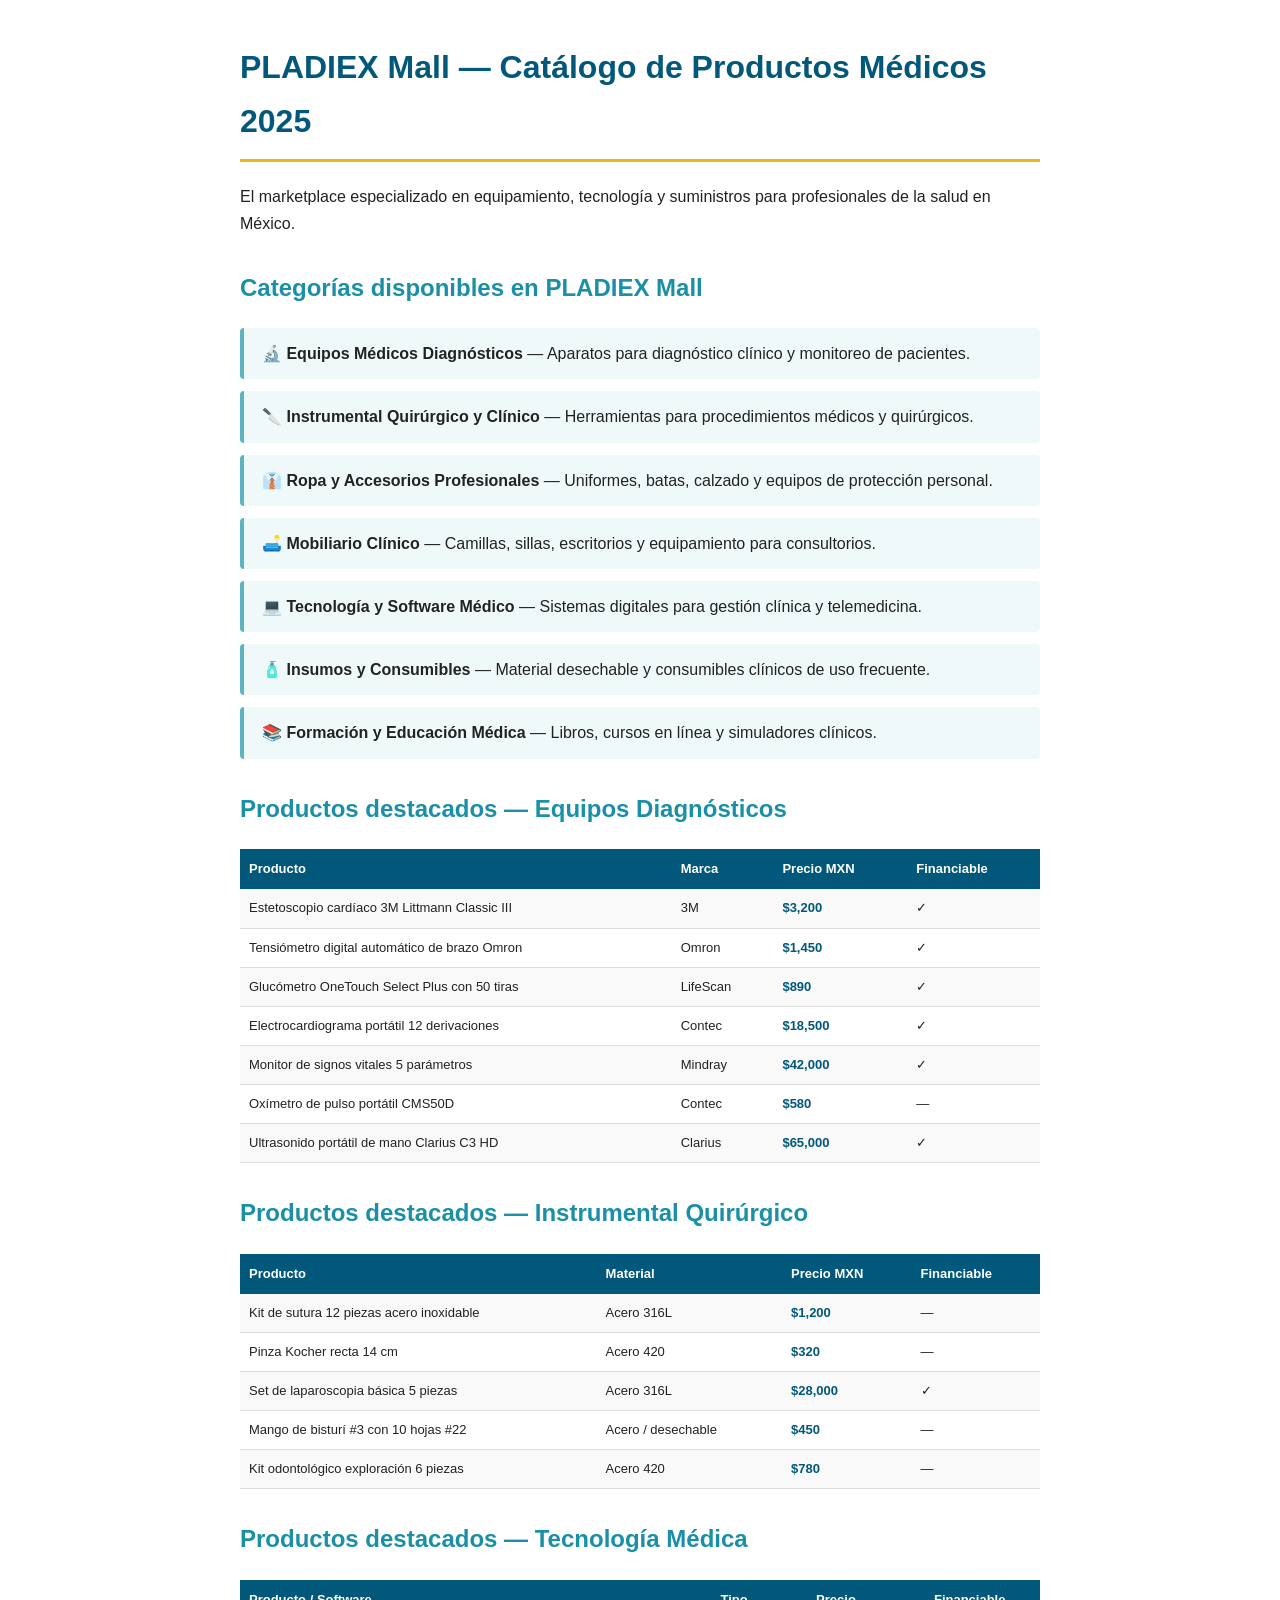
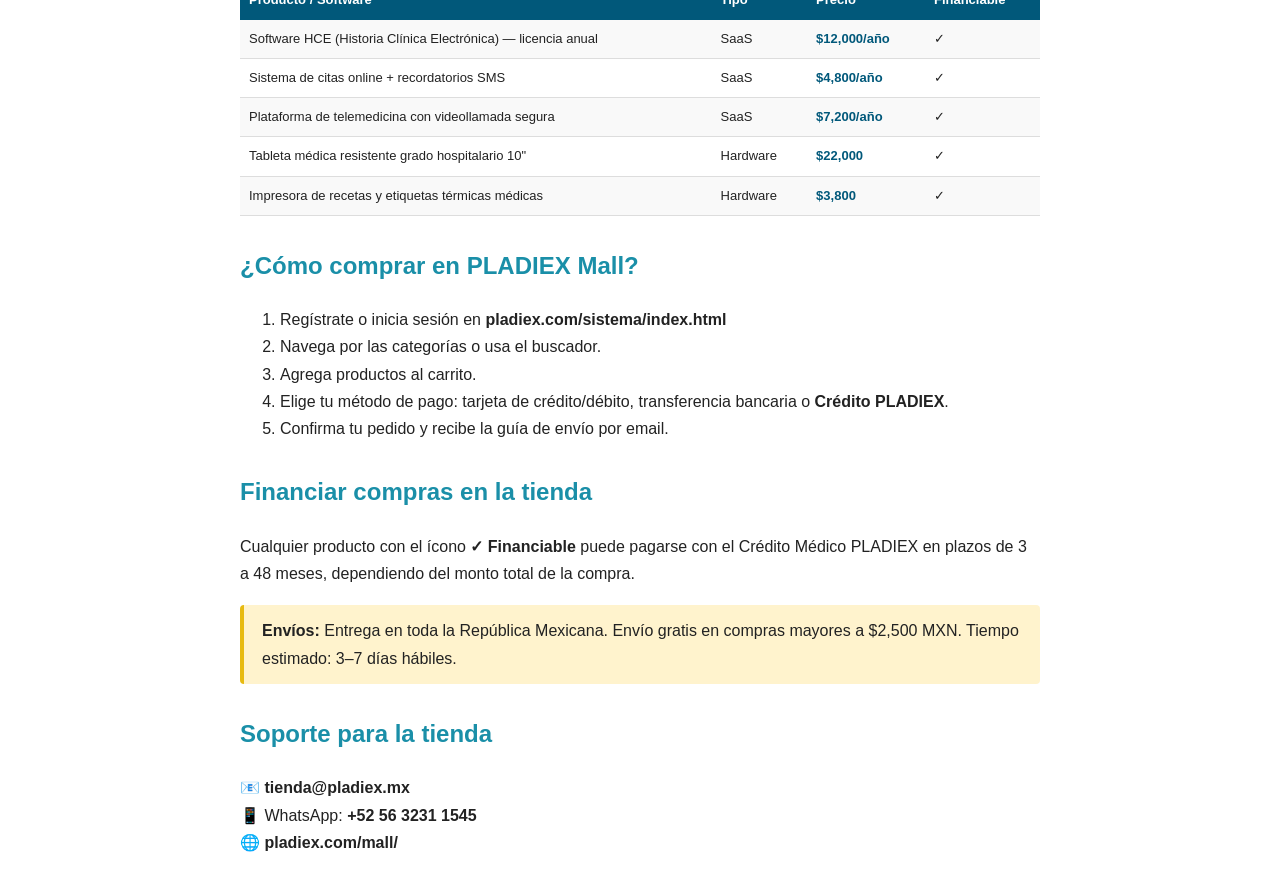
<file: docs/test-pdfs/tienda-catalogo.html>
<!DOCTYPE html>
<html lang="es">
<head>
  <meta charset="UTF-8">
  <title>PLADIEX Mall — Catálogo de Productos</title>
  <style>
    body { font-family: Arial, sans-serif; max-width: 800px; margin: 40px auto; color: #222; line-height: 1.7; }
    h1 { color: #01587A; border-bottom: 3px solid #E7BA11; padding-bottom: 10px; }
    h2 { color: #1a8fa8; margin-top: 30px; }
    h3 { color: #01587A; margin-top: 20px; }
    .cat { background: #f0f9fa; border-left: 4px solid #5CB3C1; padding: 12px 18px; margin: 12px 0; border-radius: 4px; }
    .price { color: #01587A; font-weight: bold; }
    .tag { display:inline-block; background:#E7BA11; color:#333; padding:2px 8px; border-radius:10px; font-size:12px; margin:2px; }
    table { width: 100%; border-collapse: collapse; margin: 14px 0; }
    th { background: #01587A; color: white; padding: 9px; text-align: left; font-size: 13px; }
    td { padding: 8px 9px; border-bottom: 1px solid #ddd; font-size: 13px; }
    tr:nth-child(even) td { background: #f9f9f9; }
    @media print { body { margin: 20px; } }
  </style>
</head>
<body>

<h1>PLADIEX Mall — Catálogo de Productos Médicos 2025</h1>
<p>El marketplace especializado en equipamiento, tecnología y suministros para profesionales de la salud en México.</p>

<h2>Categorías disponibles en PLADIEX Mall</h2>

<div class="cat">
  <strong>🔬 Equipos Médicos Diagnósticos</strong> — Aparatos para diagnóstico clínico y monitoreo de pacientes.
</div>
<div class="cat">
  <strong>🔪 Instrumental Quirúrgico y Clínico</strong> — Herramientas para procedimientos médicos y quirúrgicos.
</div>
<div class="cat">
  <strong>👔 Ropa y Accesorios Profesionales</strong> — Uniformes, batas, calzado y equipos de protección personal.
</div>
<div class="cat">
  <strong>🛋️ Mobiliario Clínico</strong> — Camillas, sillas, escritorios y equipamiento para consultorios.
</div>
<div class="cat">
  <strong>💻 Tecnología y Software Médico</strong> — Sistemas digitales para gestión clínica y telemedicina.
</div>
<div class="cat">
  <strong>🧴 Insumos y Consumibles</strong> — Material desechable y consumibles clínicos de uso frecuente.
</div>
<div class="cat">
  <strong>📚 Formación y Educación Médica</strong> — Libros, cursos en línea y simuladores clínicos.
</div>

<h2>Productos destacados — Equipos Diagnósticos</h2>
<table>
  <tr>
    <th>Producto</th>
    <th>Marca</th>
    <th>Precio MXN</th>
    <th>Financiable</th>
  </tr>
  <tr>
    <td>Estetoscopio cardíaco 3M Littmann Classic III</td>
    <td>3M</td>
    <td class="price">$3,200</td>
    <td>✓</td>
  </tr>
  <tr>
    <td>Tensiómetro digital automático de brazo Omron</td>
    <td>Omron</td>
    <td class="price">$1,450</td>
    <td>✓</td>
  </tr>
  <tr>
    <td>Glucómetro OneTouch Select Plus con 50 tiras</td>
    <td>LifeScan</td>
    <td class="price">$890</td>
    <td>✓</td>
  </tr>
  <tr>
    <td>Electrocardiograma portátil 12 derivaciones</td>
    <td>Contec</td>
    <td class="price">$18,500</td>
    <td>✓</td>
  </tr>
  <tr>
    <td>Monitor de signos vitales 5 parámetros</td>
    <td>Mindray</td>
    <td class="price">$42,000</td>
    <td>✓</td>
  </tr>
  <tr>
    <td>Oxímetro de pulso portátil CMS50D</td>
    <td>Contec</td>
    <td class="price">$580</td>
    <td>—</td>
  </tr>
  <tr>
    <td>Ultrasonido portátil de mano Clarius C3 HD</td>
    <td>Clarius</td>
    <td class="price">$65,000</td>
    <td>✓</td>
  </tr>
</table>

<h2>Productos destacados — Instrumental Quirúrgico</h2>
<table>
  <tr>
    <th>Producto</th>
    <th>Material</th>
    <th>Precio MXN</th>
    <th>Financiable</th>
  </tr>
  <tr>
    <td>Kit de sutura 12 piezas acero inoxidable</td>
    <td>Acero 316L</td>
    <td class="price">$1,200</td>
    <td>—</td>
  </tr>
  <tr>
    <td>Pinza Kocher recta 14 cm</td>
    <td>Acero 420</td>
    <td class="price">$320</td>
    <td>—</td>
  </tr>
  <tr>
    <td>Set de laparoscopia básica 5 piezas</td>
    <td>Acero 316L</td>
    <td class="price">$28,000</td>
    <td>✓</td>
  </tr>
  <tr>
    <td>Mango de bisturí #3 con 10 hojas #22</td>
    <td>Acero / desechable</td>
    <td class="price">$450</td>
    <td>—</td>
  </tr>
  <tr>
    <td>Kit odontológico exploración 6 piezas</td>
    <td>Acero 420</td>
    <td class="price">$780</td>
    <td>—</td>
  </tr>
</table>

<h2>Productos destacados — Tecnología Médica</h2>
<table>
  <tr>
    <th>Producto / Software</th>
    <th>Tipo</th>
    <th>Precio</th>
    <th>Financiable</th>
  </tr>
  <tr>
    <td>Software HCE (Historia Clínica Electrónica) — licencia anual</td>
    <td>SaaS</td>
    <td class="price">$12,000/año</td>
    <td>✓</td>
  </tr>
  <tr>
    <td>Sistema de citas online + recordatorios SMS</td>
    <td>SaaS</td>
    <td class="price">$4,800/año</td>
    <td>✓</td>
  </tr>
  <tr>
    <td>Plataforma de telemedicina con videollamada segura</td>
    <td>SaaS</td>
    <td class="price">$7,200/año</td>
    <td>✓</td>
  </tr>
  <tr>
    <td>Tableta médica resistente grado hospitalario 10"</td>
    <td>Hardware</td>
    <td class="price">$22,000</td>
    <td>✓</td>
  </tr>
  <tr>
    <td>Impresora de recetas y etiquetas térmicas médicas</td>
    <td>Hardware</td>
    <td class="price">$3,800</td>
    <td>✓</td>
  </tr>
</table>

<h2>¿Cómo comprar en PLADIEX Mall?</h2>
<ol>
  <li>Regístrate o inicia sesión en <strong>pladiex.com/sistema/index.html</strong></li>
  <li>Navega por las categorías o usa el buscador.</li>
  <li>Agrega productos al carrito.</li>
  <li>Elige tu método de pago: tarjeta de crédito/débito, transferencia bancaria o <strong>Crédito PLADIEX</strong>.</li>
  <li>Confirma tu pedido y recibe la guía de envío por email.</li>
</ol>

<h2>Financiar compras en la tienda</h2>
<p>Cualquier producto con el ícono <strong>✓ Financiable</strong> puede pagarse con el Crédito Médico PLADIEX en plazos de 3 a 48 meses, dependiendo del monto total de la compra.</p>

<div style="background:#fff3cd;border-left:4px solid #E7BA11;padding:12px 18px;border-radius:4px;margin:18px 0;">
  <strong>Envíos:</strong> Entrega en toda la República Mexicana. Envío gratis en compras mayores a $2,500 MXN. Tiempo estimado: 3–7 días hábiles.
</div>

<h2>Soporte para la tienda</h2>
<p>
  📧 <strong>tienda@pladiex.mx</strong><br>
  📱 WhatsApp: <strong>+52 56 3231 1545</strong><br>
  🌐 <strong>pladiex.com/mall/</strong>
</p>

</body>
</html>
</file>
